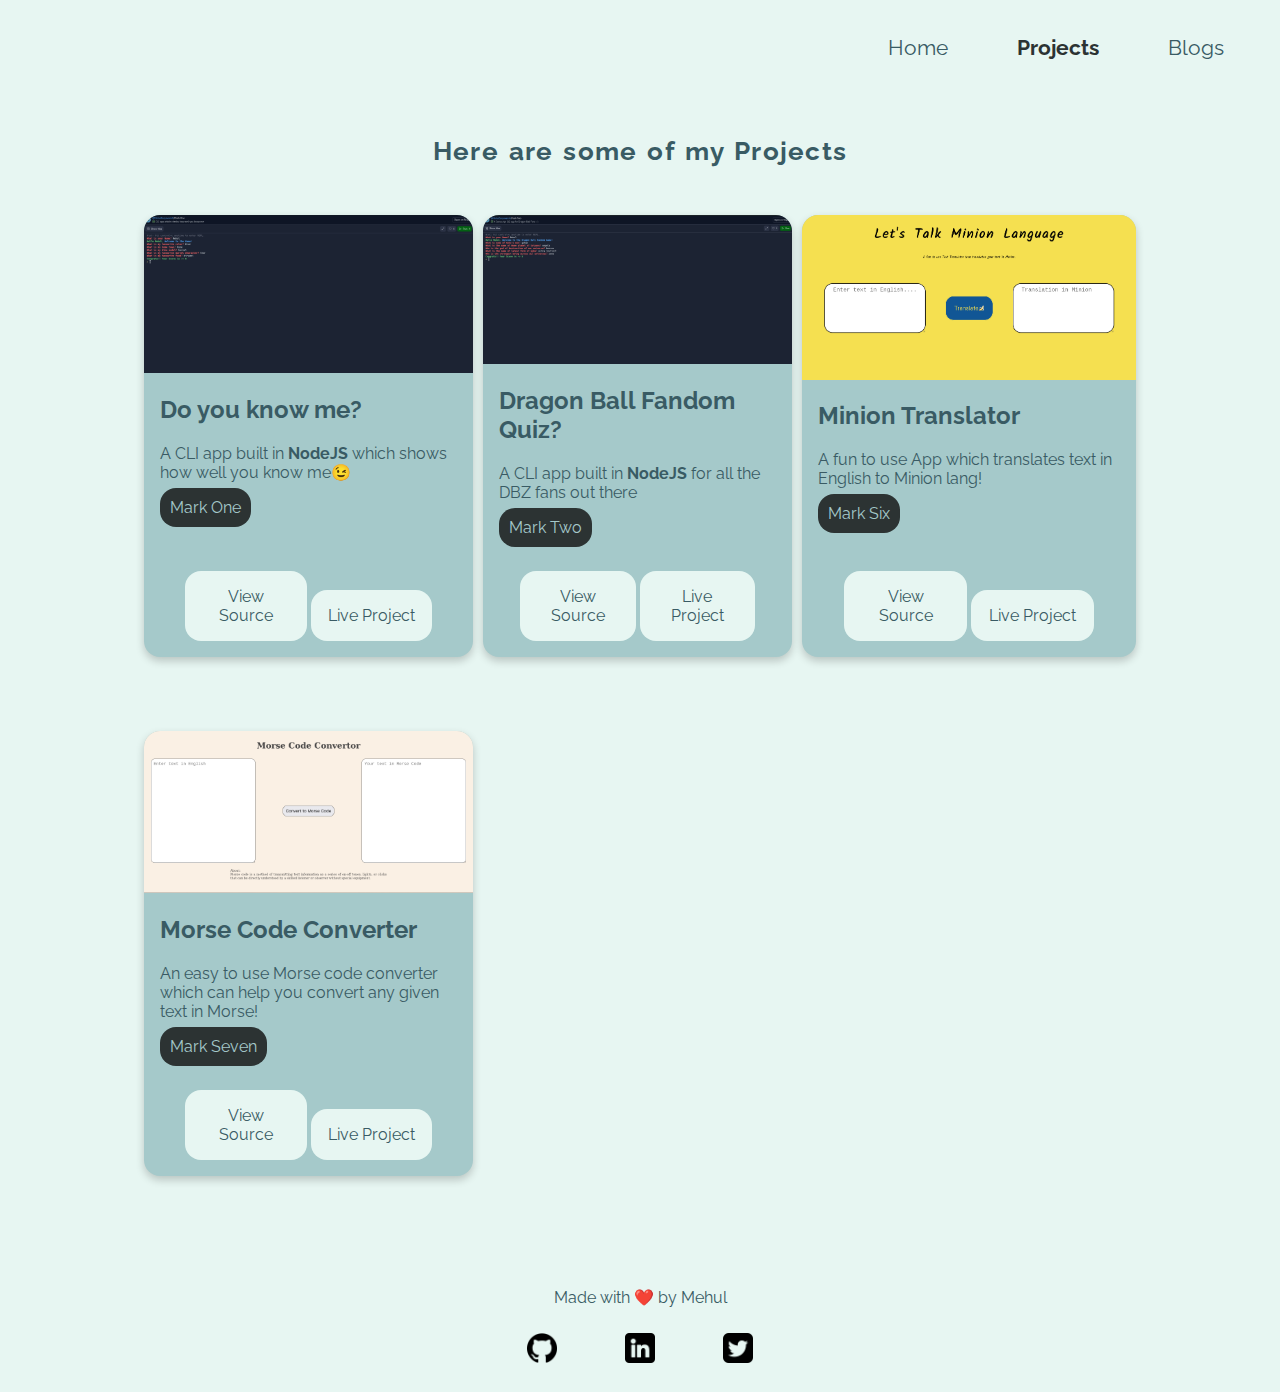
<file: projects.html>
<!DOCTYPE html>
<html lang="en">

<head>
  <meta charset="UTF-8">
  <meta http-equiv="X-UA-Compatible" content="IE=edge">
  <meta name="viewport" content="width=device-width, initial-scale=1.0">
  <title>projects | portfolio</title>
  <link href="/src/style/style.css" rel="stylesheet" />
  <link href="src/imgs/favicon.png" rel="icon" />
</head>

<body>
  <nav class="container navigation">
    <ul class="nav-pills list-nonbullet">
      <li class="list-item-inline">
        <a class="link link-secondary" href="/index.html">Home</a>
      </li>
      <li class="list-item-inline">
        <a class="link link-primary" href="/projects.html">Projects</a>
      </li>
      <li class="list-item-inline">
        <a class="link link-secondary" href="/blogs.html">Blogs</a>
      </li>
    </ul>
  </nav>

  <header class="hero"></header>

  <section class="container container-centered section">
    <h1>Here are some of my Projects</h1>

    <article class="grid-container">

      <div class="card">
        <img src="src/imgs/mark-one.png" alt="Avatar">
        <div class="card-description">
          <h2>Do you know me?</h2>
          <p>A CLI app built in <b>NodeJS</b> which shows how well you know me&#128521;</p>
          <p><span class="pill">Mark One</span></p>
        </div>
        <div class="card-footer">
          <a class="card-footer-link" href="https://github.com/Mehul-Suryavanshi/neogcamp-markone" target="_blank">View
            Source</a>
          <a class="card-footer-link" href="https://replit.com/@MehulSuryavansh/Mark-One?embed=1&output=1"
            target="_blank">Live Project</a>
        </div>
      </div>

      <div class="card">
        <img src="src/imgs/mark-two.png" alt="Avatar">
        <div class="card-description">
          <h2>Dragon Ball Fandom Quiz?</h2>
          <p>A CLI app built in <b>NodeJS</b> for all the DBZ fans out there</p>
          <p><span class="pill">Mark Two</span></p>
        </div>
        <div class="card-footer">
          <a class="card-footer-link" href="https://github.com/Mehul-Suryavanshi/neogcamp-marktwo" target="_blank">View
            Source</a>
          <a class="card-footer-link" href="https://replit.com/@MehulSuryavansh/Mark-Two?embed=1&output=1"
            target="_blank">Live Project</a>
        </div>
      </div>

      <div class="card">
        <img src="src/imgs/mark-six.png" alt="Avatar">
        <div class="card-description">
          <h2>Minion Translator</h2>
          <p>A fun to use App which translates text in English to Minion lang!</p>
          <p><span class="pill">Mark Six</span></p>
        </div>
        <div class="card-footer">
          <a class="card-footer-link" href="https://github.com/Mehul-Suryavanshi/neogcamp-marksix" target="_blank">View
            Source</a>
          <a class="card-footer-link" href="https://mehul-minion-translate.netlify.app"
            target="_blank">Live Project</a>
        </div>
      </div>

      <div class="card">
        <img src="src/imgs/mark-seven.png" alt="Avatar">
        <div class="card-description">
          <h2>Morse Code Converter</h2>
          <p>An easy to use Morse code converter which can help you convert any given text in Morse!</p>
          <p><span class="pill">Mark Seven</span></p>
        </div>
        <div class="card-footer">
          <a class="card-footer-link" href="https://github.com/Mehul-Suryavanshi/neogcamp-markseven" target="_blank">View
            Source</a>
          <a class="card-footer-link" href="https://mehul-morse-converter.netlify.app/"
            target="_blank">Live Project</a>
        </div>
      </div>



    </article>
  </section>



  <footer class="container container-centered footer">
    <p>Made with ❤️ by Mehul</p>
    <ul class="list-nonbullet">
      <li class="list-item-inline">
        <a class="link link-secondary" href="https://github.com/Mehul-Suryavanshi/" target="_blank">
          <img class="footer-img" src="src/imgs/github-image.png" alt="Github" />
        </a>
      </li>
      <li class="list-item-inline">
        <a class="link link-secondary" href="https://www.linkedin.com/in/mehul-suryavanshi-98a4b1176/" target="_blank">
          <img class="footer-img" src="src/imgs/linkedin-image.png" alt="Linkedin" />
        </a>
      </li>
      <li class="list-item-inline">
        <a class="link link-secondary" href="https://twitter.com/mehulsury9" target="_blank">
          <img class="footer-img" src="src/imgs/twitter-image.png" alt="Twitter" />
        </a>
      </li>
    </ul>
  </footer>
</body>

</html>
</file>
<file: src/style/style.css>
@import url("https://fonts.googleapis.com/css2?family=Raleway:ital,wght@0,100;0,200;0,300;0,400;0,500;0,600;0,700;0,800;0,900;1,100;1,200;1,300;1,400;1,500;1,600;1,700;1,800;1,900&display=swap");

:root {
  --primary-color: #395b64;
  --secondary-color: #a5c9ca;
  --selected-color: #2c3333;
  --background-color: #e7f6f2;
}

body {
  font-family: "Raleway", Source Sans Prosans-serif;
  margin: 0px auto;
  padding: 0px;
  background-color: var(--background-color);
  width: 100%;
  max-width: 90%;
  color: var(--primary-color);
}

h1 {
  letter-spacing: 0.05em;
  word-spacing: 0.1em;
}

.container {
  padding: 0rem 1rem;
}

.container-centered {
  margin: auto;
  text-align: center;
}

.navigation {
  background-color: var(--background-color);
  padding: 0.3rem 0.5rem;
  margin-bottom: 4rem;
  position: fixed;
  top: 0;
  width: 100%;
  left: 0;
}

.nav-pills {
  text-align: right;
  font-size: 1.3rem;
  padding-right: 2rem;
}

/* Header */

.hero {
  padding: 0.2rem 2rem;
  margin-top: 7rem;
}

.hero-img {
  display: block;
  width: 80%;
  max-width: 650px;
  margin: auto;
}

.hero-msg {
  display: block;
  margin: 5rem auto;
  text-align: center;
}

.fontsize-secondary {
  font-size: 1.3rem;
}

.list-nonbullet {
  list-style: none;
}

.list-item-inline {
  display: inline-block;
  margin: 0.6rem 1rem;
}

.link {
  box-sizing: border-box;
  text-decoration: none;
  padding: 0.4rem 1rem;
}

.link-primary {
  color: var(--selected-color);
  font-weight: bold;
}

.link-secondary {
  color: var(--primary-color);
}

.link-button {
  color: var(--primary-color);
  background-color: var(--secondary-color);
  border-radius: 1rem;
  padding: 1rem;
}

.section {
  margin-bottom: 5rem;
  padding: 0rem 5rem;
}

.section-img {
  width: 7rem;
  max-width: 100%;
  margin: auto 1rem;
}

.section ul {
  padding-left: 0rem;
}

.section h1 {
  /* margin-bottom: 1rem; */
  font-size: 1.6rem;
}

/* Card */
.grid-container {
  display: grid;
  grid-template-columns: auto auto auto;
  gap: 10px;
}

.card {
  box-shadow: 0 4px 8px 0 rgba(0, 0, 0, 0.2);
  transition: 0.3s;
  max-width: 25rem;
  margin-top: 2rem;
  margin-bottom: 2rem;
  background-color: var(--secondary-color);
  display: flex;
  flex-direction: column;
  border-radius: 1rem;
}

.card:hover {
  box-shadow: 0 16px 32px 0 rgba(0, 0, 0, 0.6);
}

.card-description {
  padding: 2px 16px;
  text-align: left;
}

.card img {
  width: 100%;
  border-radius: 1rem 1rem 0rem 0rem;
}

.card-footer {
  padding: 1rem;
  margin-top: auto;
}

.card-footer-link {
  display: inline-block;
  width: 30%;
  text-decoration: none;
  border-radius: 1rem;
  padding: 1rem;
  background-color: var(--background-color);
  color: var(--primary-color);
}

.card-button a:hover {
  background-color: var(--primary-color);
  color: var(--background-color);
}

.pill {
  border-radius: 1rem;
  background-color: var(--selected-color);
  color: var(--secondary-color);
  padding: 10px;
}

.blog-pill {
  font-size: small;
}

.blog-footer-text {
  text-align: center;
  font-size: large;
  font-weight: bolder;
  padding-bottom: 0px;
}

/* Blog Pages CSS */

.container-blog{
  padding: 0rem 25rem;
  margin: auto;
  text-align: center;
}

.container-blog h1{
  text-align: center;
  font-size: xx-large;
}

.blog-img{
  width: 700px;
  max-width: 100%;
  margin: 3rem 0rem;
}

.blog-text{
  text-align: justify;
}

/* This is Footer */

.footer {
  margin-top: 4rem;
  background-color: var(--background-color);
}

.footer ul {
  padding-left: 0px;
}

.footer-img {
  width: 100%;
  max-width: 30px;
  margin: auto;
}

@media only screen and (max-width: 768px) {
  /* For mobile phones: */
  .section-img {
    width: 3rem;
  }

  .section {
    padding: 0rem 1rem;
    /* padding: auto; */
  }

  .grid-container {
    grid-template-columns: auto;
  }
  .container-blog{
    padding: 0 1rem;
  }
}
</file>
